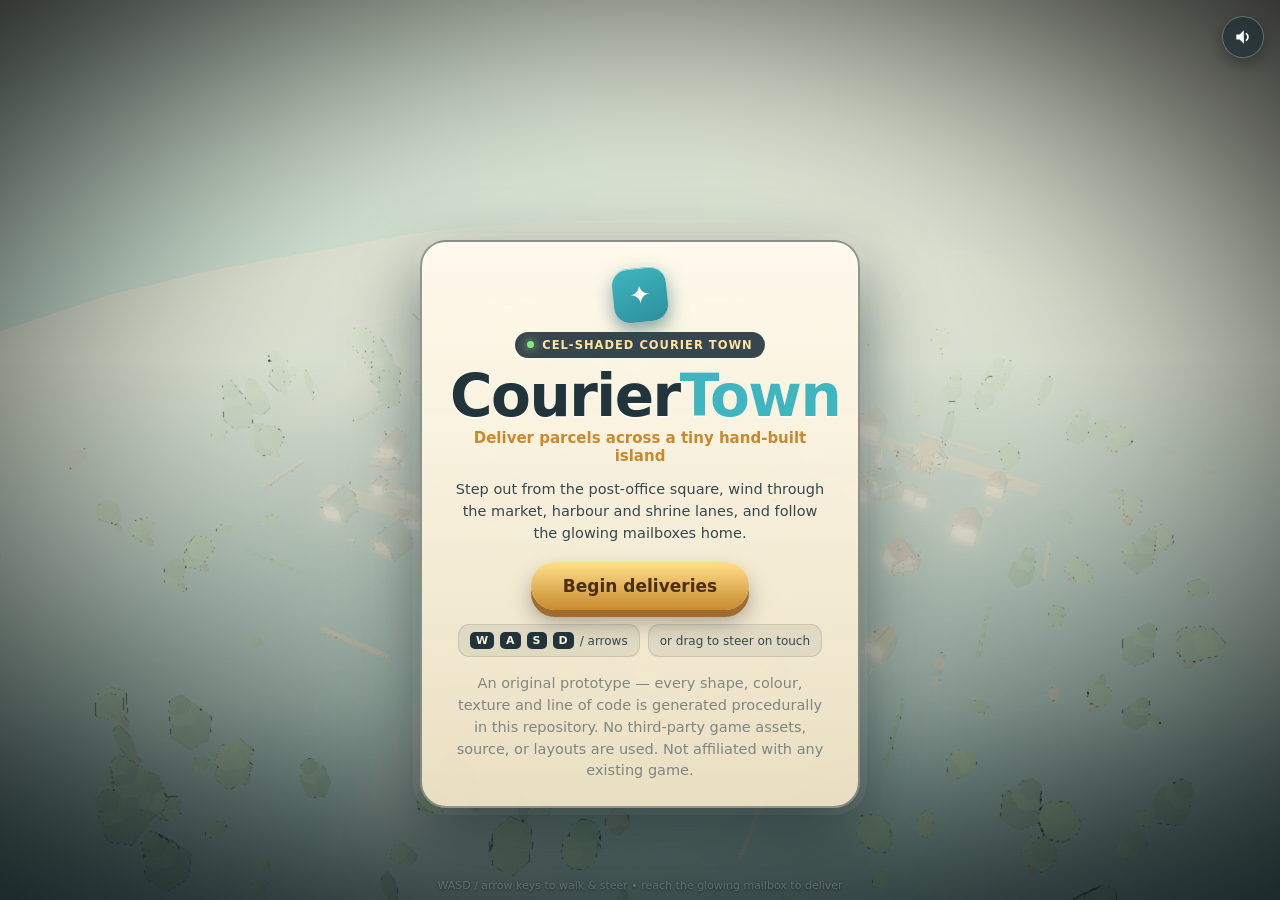
<file: index.html>
<!doctype html>
<html lang="en">
  <head>
    <meta charset="UTF-8" />
    <link rel="icon" type="image/svg+xml" href="./favicon.svg" />
    <meta name="viewport" content="width=device-width, initial-scale=1.0, maximum-scale=1.0, user-scalable=no, viewport-fit=cover" />
    <meta name="theme-color" content="#3fb6bf" />
    <meta
      name="description"
      content="Courier Town — a cozy cel-shaded Three.js island. Walk a hand-built town and deliver parcels."
    />
    <title>Courier Town — Tiny Planet Messenger</title>
    <script type="module" crossorigin src="./assets/index-CY0EijD8.js"></script>
    <link rel="stylesheet" crossorigin href="./assets/index-SnvlcWKC.css">
  </head>
  <body>
    <div id="app"></div>
  </body>
</html>
</file>
<file: assets/index-SnvlcWKC.css>
:root{--ink:#22343b;--ink-soft:#33484f;--cream:#f7f0dc;--cream-2:#e8dcc0;--accent:#ffce4a;--accent-deep:#c98a2f;--teal:#3fb6bf;--good:#8fe388;--panel:#1c2c32a8;--font:"Quicksand", "Trebuchet MS", "Segoe UI", system-ui, sans-serif}*{box-sizing:border-box}html,body{height:100%;font-family:var(--font);color:var(--cream);-webkit-font-smoothing:antialiased;-webkit-user-select:none;user-select:none;touch-action:none;background:#7fd0d4;margin:0;overflow:hidden}#app{position:fixed;inset:0}canvas{width:100%;height:100%;display:block}.overlay{z-index:20;background:radial-gradient(120% 90% at 50% 8%,#12242880,#122428c7);justify-content:center;align-items:center;padding:clamp(18px,5vw,56px);transition:opacity .5s;display:flex;position:fixed;inset:0}.overlay.title{background:linear-gradient(#12242800 40%,#12242852 78%,#1224289e);align-items:flex-end}.overlay.hidden{opacity:0;pointer-events:none}.card{text-align:center;background:linear-gradient(#fffaecf7,#f0e4c6f2);border:2px solid #22343b80;border-radius:26px;width:min(440px,100%);max-height:min(92vh,880px);padding:26px 28px 24px;overflow:hidden auto;box-shadow:0 30px 70px #0a1a1e8c,0 0 0 7px #ffffff14,inset 0 1px #fffc}.card.title-card{margin-bottom:clamp(8px,4vh,48px)}.emblem{color:#fff;background:linear-gradient(160deg, var(--teal), #2c8f9c);border-radius:16px;place-items:center;width:54px;height:54px;margin:0 auto 10px;font-size:26px;display:grid;transform:rotate(-6deg);box-shadow:0 8px 18px #14505480,inset 0 1px #ffffff80}.brand-pill{color:#ffe3a0;letter-spacing:1px;text-transform:uppercase;background:#22343be6;border-radius:999px;align-items:center;gap:8px;padding:6px 12px;font-size:11.5px;font-weight:700;display:inline-flex}.brand-pill:before{content:"";background:var(--good);width:7px;height:7px;box-shadow:0 0 10px var(--good);border-radius:50%}.card h1{letter-spacing:-1.5px;color:var(--ink);text-shadow:0 2px #fff9;margin:12px 0 6px;font-size:clamp(40px,9vw,58px);line-height:.92}.card h1 span{color:var(--teal)}.card .subtitle{color:var(--accent-deep);margin:0 0 14px;font-size:15px;font-weight:700}.card p{color:var(--ink-soft);margin:0 0 18px;font-size:14.5px;line-height:1.5}.controls{flex-wrap:wrap;justify-content:center;gap:8px;margin:14px 0 4px;display:flex}.controls .key{color:var(--ink-soft);background:#22343b14;border:1px solid #22343b1f;border-radius:11px;align-items:center;gap:6px;padding:7px 11px;font-size:12px;display:inline-flex}.controls kbd{font-family:var(--font);background:var(--ink);color:var(--cream);border-radius:5px;padding:2px 6px;font-size:11px;font-weight:700}.btn{appearance:none;cursor:pointer;font-family:var(--font);color:#4a2f12;background:linear-gradient(180deg, #ffe08a, var(--accent-deep));border:none;border-radius:999px;padding:14px 32px;font-size:17px;font-weight:700;transition:transform 80ms,box-shadow 80ms;box-shadow:0 7px #9e6c2f,0 12px 22px #00000052}.btn:hover{transform:translateY(-1px)}.btn:active{transform:translateY(5px);box-shadow:0 2px #9e6c2f,0 5px 12px #00000052}.fine-print{font-size:11px;line-height:1.45;color:#33484f99!important;margin:16px 0 0!important}#sound{top:max(16px, env(safe-area-inset-top));right:max(16px, env(safe-area-inset-right));background:var(--panel);color:#fff;cursor:pointer;z-index:30;-webkit-backdrop-filter:blur(6px);backdrop-filter:blur(6px);border:1px solid #ffffff47;border-radius:50%;place-items:center;width:42px;height:42px;display:grid;position:fixed;box-shadow:0 6px 16px #0000004d}#sound.muted{color:#ffb3a0}#hud{pointer-events:none;z-index:10;opacity:0;transition:opacity .5s;position:fixed;inset:0}#hud.show{opacity:1}.hud-panel{background:var(--panel);-webkit-backdrop-filter:blur(5px);backdrop-filter:blur(5px);border:1px solid #ffce4a42;border-radius:14px;padding:11px 15px;position:absolute;box-shadow:0 10px 26px #0000004d}#hud-objective{top:max(16px, env(safe-area-inset-top));left:max(16px, env(safe-area-inset-left));max-width:min(58vw,360px)}.label-tiny{letter-spacing:1.3px;text-transform:uppercase;color:var(--accent);margin-bottom:3px;font-size:10.5px;font-weight:700}#objective-text{color:#fff;font-size:16px;font-weight:600}#objective-hint{color:#d6eef0;margin-top:3px;font-size:12px}#hud-count{top:max(16px, env(safe-area-inset-top));right:calc(max(16px, env(safe-area-inset-right)) + 52px);text-align:right;min-width:96px}#count-value{color:#fff;font-size:23px;font-weight:700}#count-value .total{color:var(--accent);font-size:15px}#compass{left:50%;bottom:calc(26px + env(safe-area-inset-bottom));z-index:10;opacity:0;width:62px;height:62px;transition:opacity .4s;position:fixed;transform:translate(-50%)}#compass.show{opacity:.95}#compass .ring{background:var(--panel);-webkit-backdrop-filter:blur(5px);backdrop-filter:blur(5px);border:1px solid #ffce4a4d;border-radius:50%;position:absolute;inset:0;box-shadow:0 8px 20px #00000052}#compass .needle{border-left:9px solid #0000;border-right:9px solid #0000;border-bottom:23px solid var(--accent);transform-origin:50% 100%;filter:drop-shadow(0 1px 1px #0006);width:0;height:0;position:absolute;top:50%;left:50%;transform:translate(-50%,-100%)rotate(0)}#compass .dist{text-align:center;color:#fff;text-shadow:0 1px 3px #000000b3;font-size:11px;font-weight:700;position:absolute;bottom:-18px;left:0;right:0}#toast{background:linear-gradient(180deg, #a7ef9d, var(--good));color:#143318;z-index:15;opacity:0;pointer-events:none;border-radius:999px;padding:12px 22px;font-size:16px;font-weight:700;transition:opacity .3s,transform .3s;position:fixed;top:16%;left:50%;transform:translate(-50%,-10px);box-shadow:0 12px 28px #0006}#toast.show{opacity:1;transform:translate(-50%)}#touch{z-index:12;pointer-events:none;touch-action:none;width:62%;height:60%;position:fixed;bottom:0;left:0}body.touch #touch.active{pointer-events:auto}#stick{opacity:0;pointer-events:none;background:#1c2c3257;border:2px solid #ffffff57;border-radius:50%;width:116px;height:116px;transition:opacity .12s;position:fixed;transform:translate(-50%,-50%);box-shadow:inset 0 0 24px #00000038}#stick.show{opacity:1}#stick-knob{background:radial-gradient(circle at 38% 32%, #fff, var(--accent) 92%);border-radius:50%;width:52px;height:52px;position:absolute;top:50%;left:50%;transform:translate(-50%,-50%);box-shadow:0 6px 14px #0006}.hint{color:#fffc;z-index:10;text-shadow:0 1px 3px #000000b3;font-size:11px;position:fixed;bottom:8px;left:50%;transform:translate(-50%)}body.touch .hint{display:none}@media (width<=700px){.card{border-radius:22px;width:min(400px,100%);padding:22px 22px 20px}.card p{font-size:13.5px}.card.title-card .fine-print{display:none}#objective-text{font-size:13.5px;line-height:1.2}#objective-hint{display:none}#hud-objective{max-width:56vw}#compass{width:52px;height:52px;left:auto;right:calc(20px + env(safe-area-inset-right));bottom:calc(26px + env(safe-area-inset-bottom));transform:none}}
</file>
